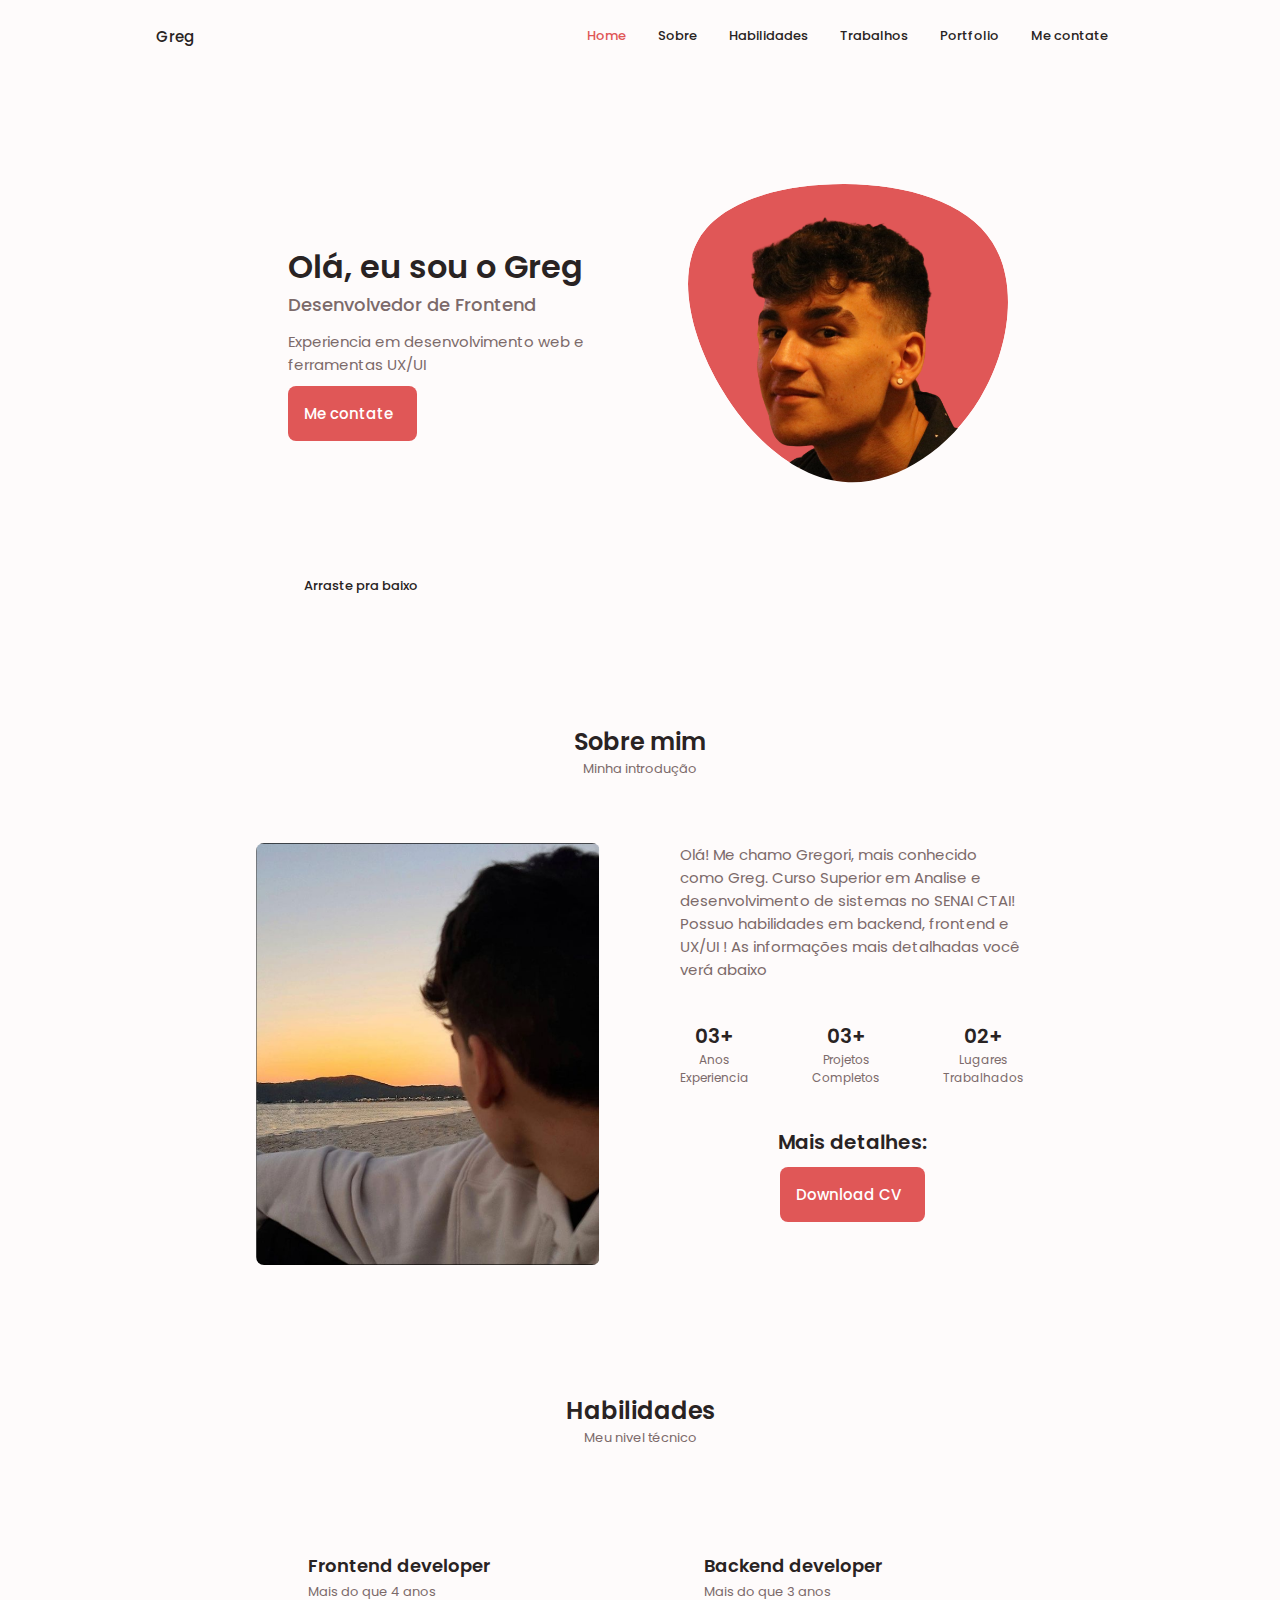
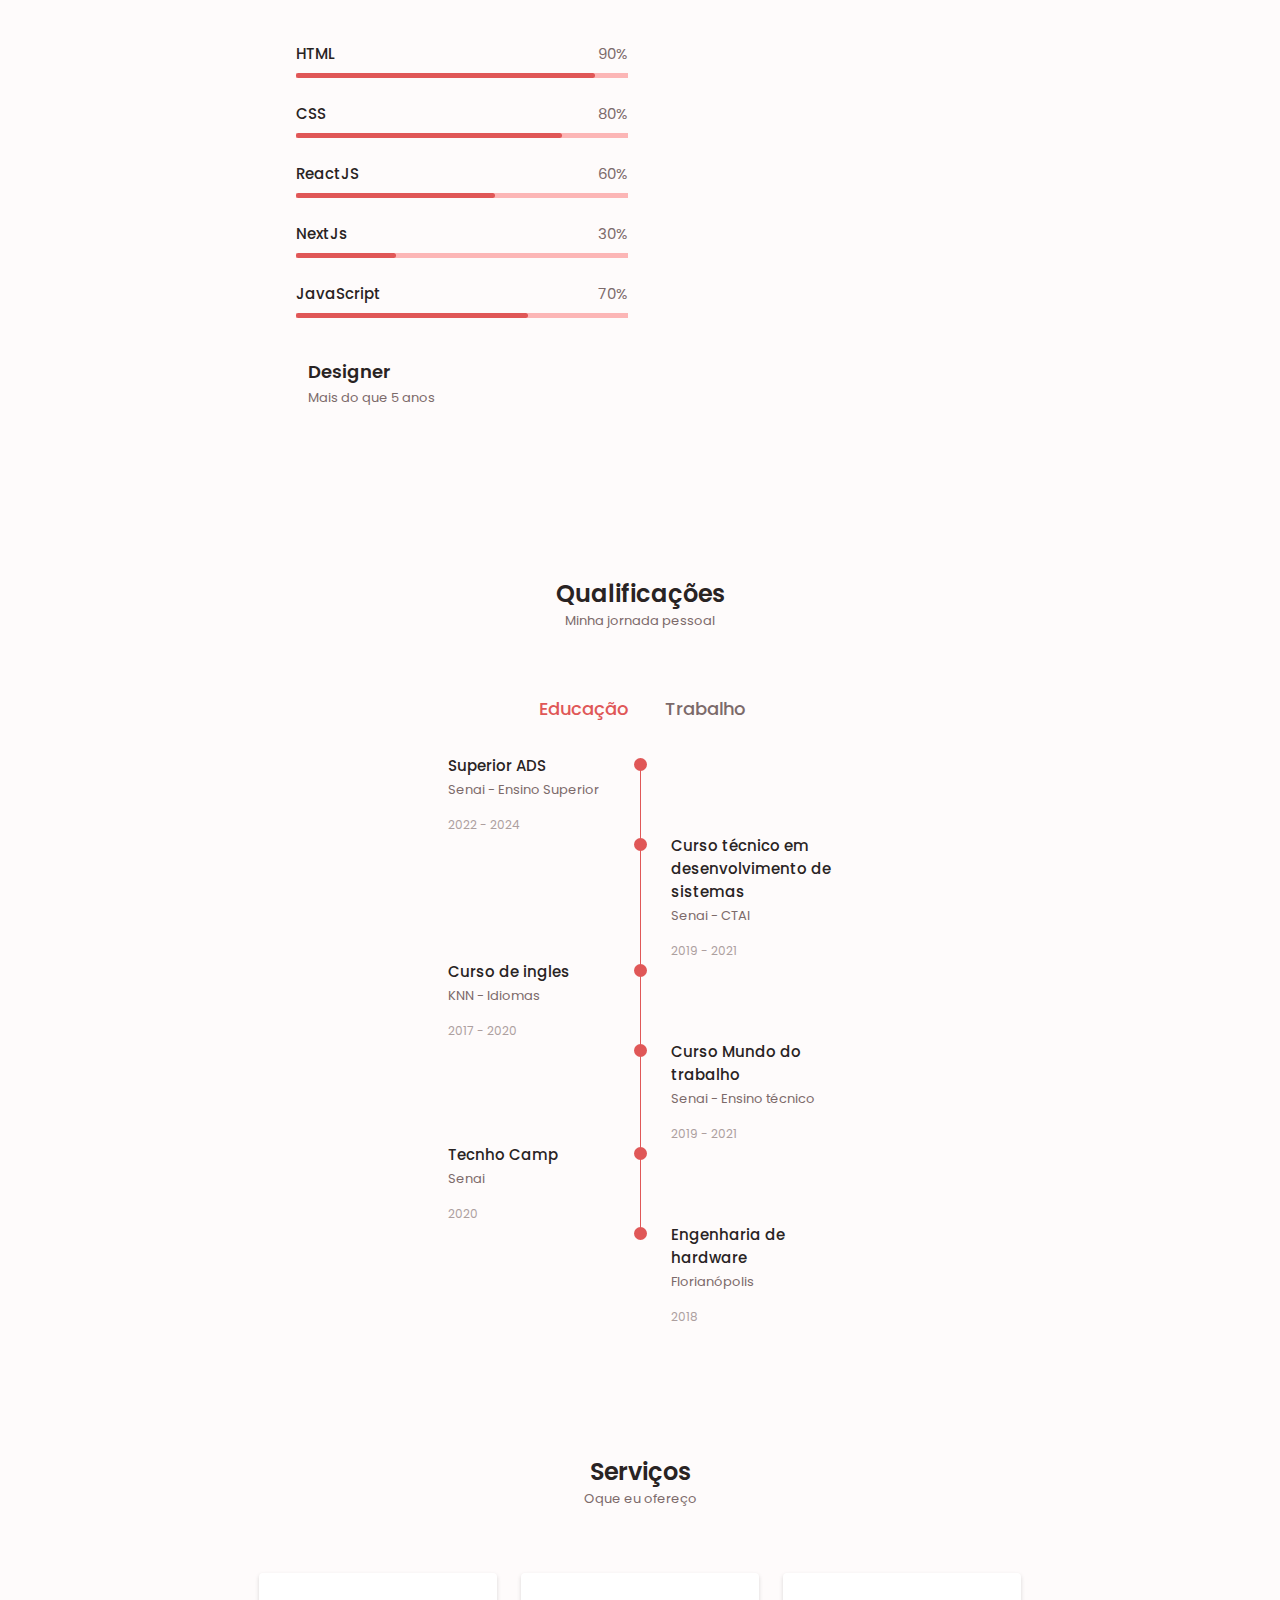
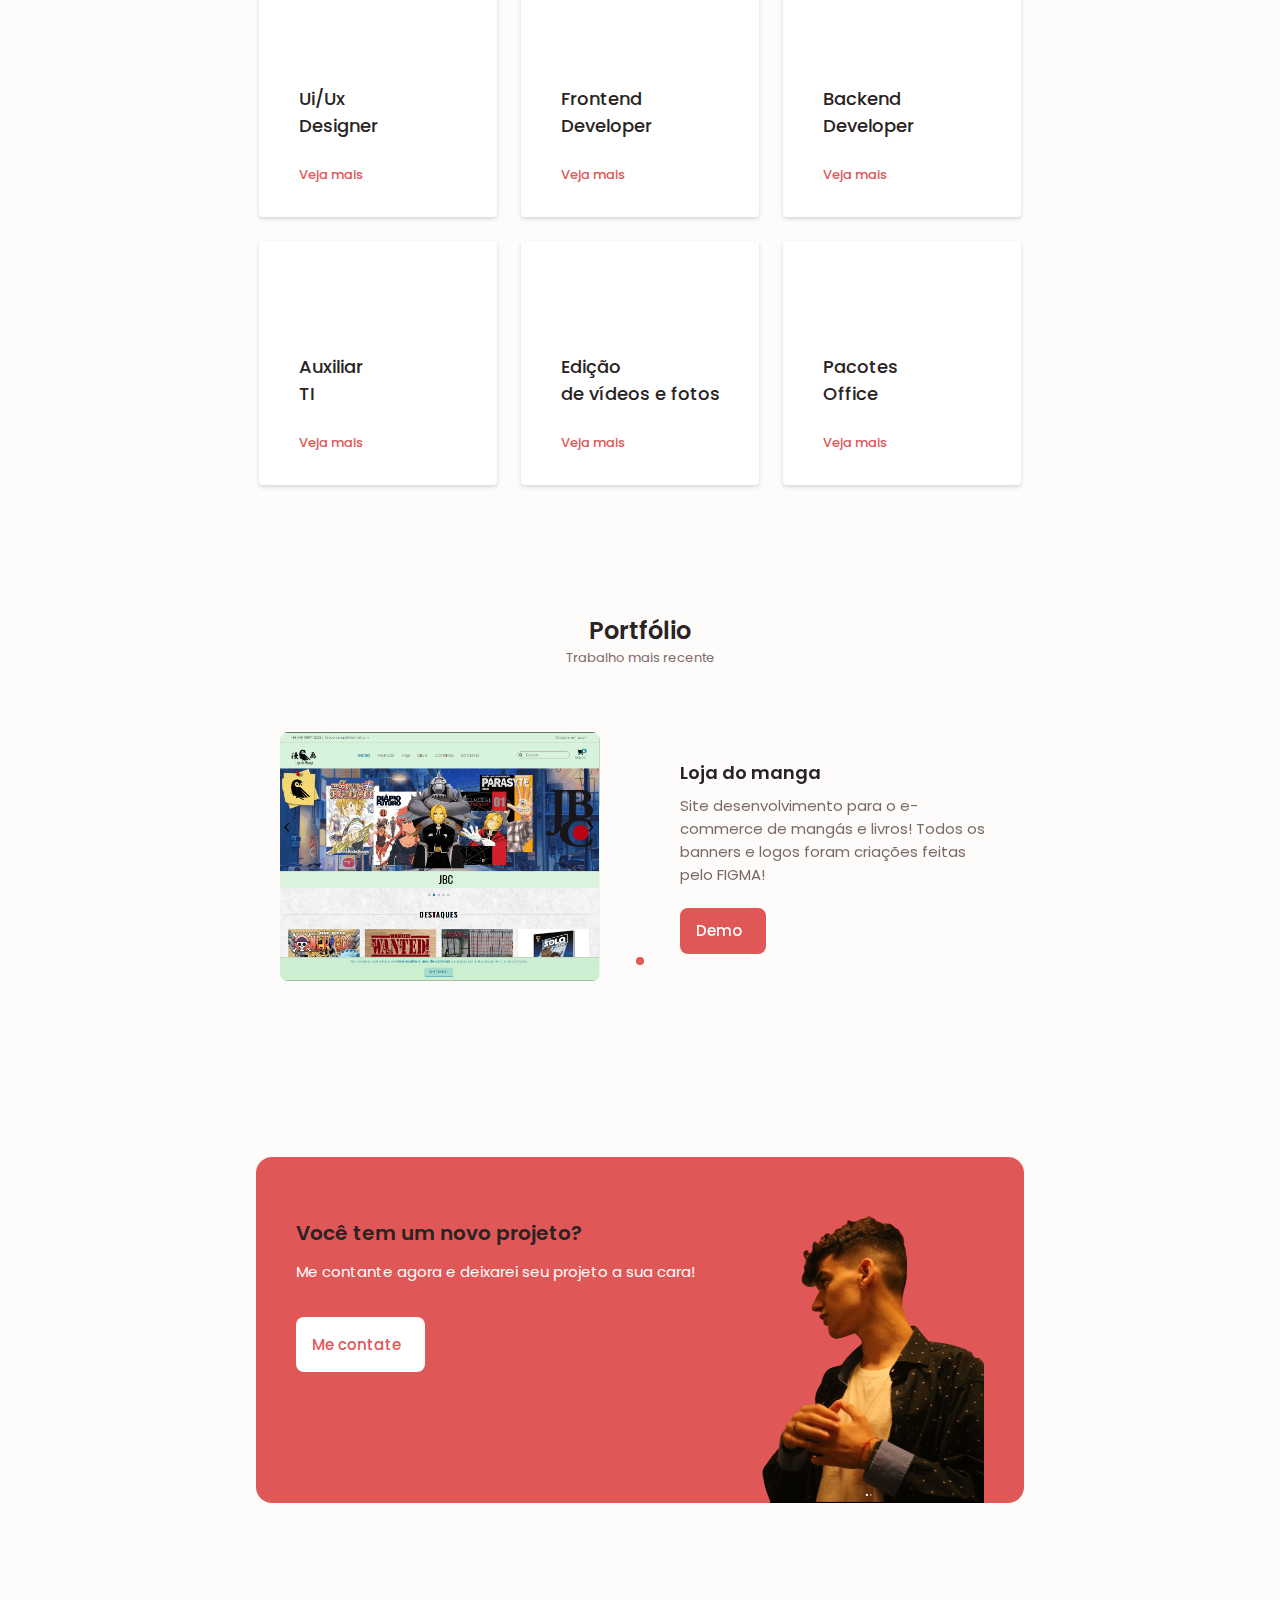
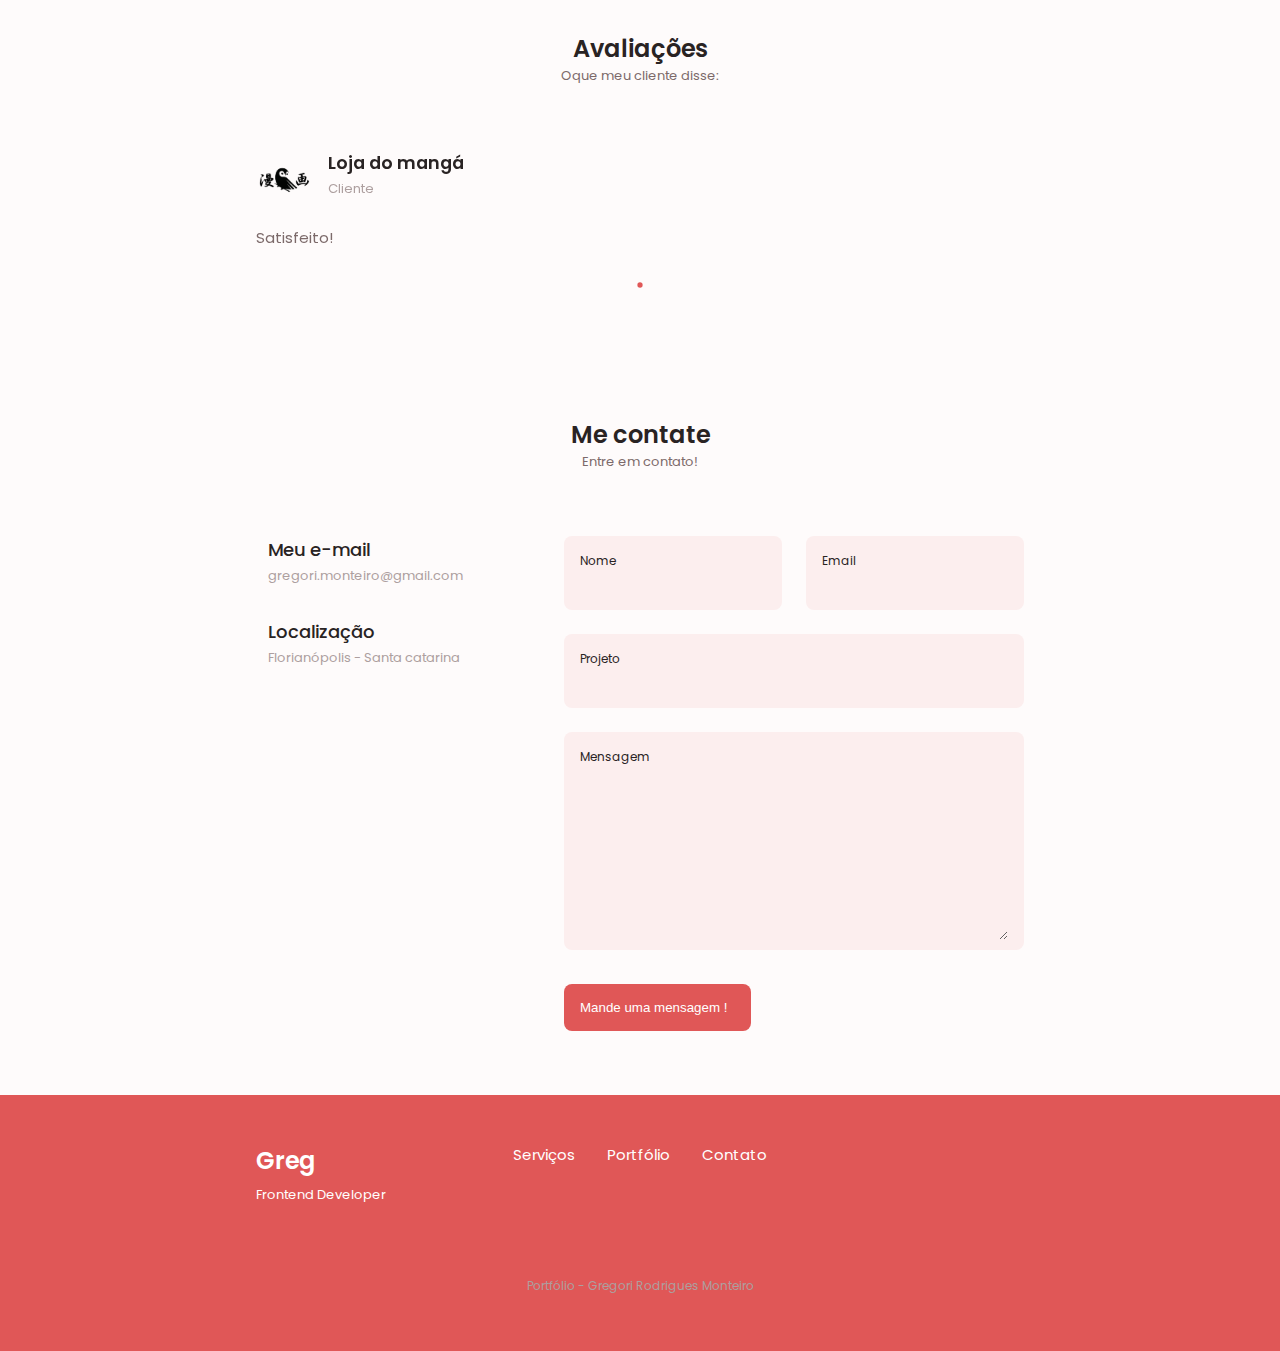
<file: index.html>
<!DOCTYPE html>
    <html lang="pt-br">
    <head>
        <meta charset="UTF-8">
        <meta name="viewport" content="width=device-width, initial-scale=1.0">
    <link rel="stylesheet" href="https://unicons.iconscout.com/release/v4.0.0/css/line.css">
    <link rel="stylesheet" href="./css/swiper-bundle.min.css">
    <link rel="stylesheet" href="./css/styles.css">
    <link rel="shortcut icon" href="/img/web.png" type="image/png">
    
    <title>Home | Portfolio</title>
</head>
<body>
    <header class="header" id="header">
        <nav class="nav container">
            <a href="#" class="nav__logo">Greg</a>

            <div class="nav__menu" id="nav-menu">
                <ul class="nav__list grid">
                    <li class="nav__item">
                        <a href="#home" class="nav__link active-link">
                            <i class="uil uil-estate nav__icon"></i> Home
                        </a>
                    </li>
                    
                    <li class="nav__item">
                        <a href="#sobre" class="nav__link">
                            <i class="uil uil-user nav__icon"></i> Sobre
                        </a>
                    </li>
                    <li class="nav__item">
                        <a href="#habilidades" class="nav__link">
                            <i class="uil uil-file nav__icon"></i>Habilidades
                        </a>
                    </li>
                    <li class="nav__item">
                        <a href="#trabalhos" class="nav__link">
                            <i class="uil uil-briefcase-alt nav__icon"></i> Trabalhos
                        </a>
                    </li>
                    <li class="nav__item">
                        <a href="#portfolio" class="nav__link">
                            <i class="uil uil-scenery nav__icon"></i>Portfolio
                        </a>
                    </li>
                    <li class="nav__item">
                        <a href="#contato" class="nav__link">
                            <i class="uil uil-message nav__icon"></i>Me contate
                        </a>
                    </li>
                </ul>
                <i class="uil uil-times nav__close" id="nav-close"></i>
            </div>

            <div class="nav__btns">
                <!--Theme change buton-->
                <i class="uil uil-moon change-theme" id="theme-button"></i>
                <div class="nav__toggle" id="nav-toggle">
                    <i class="uil uil-apps"></i>
                </div>
            </div>
        </nav>
    </header>
<!--=============== HOME ===============-->
    <main class="main">
        <section class="home section" id="home">
            <div class="home__container container grid">
                <div class="home__content grid">
                    <div class="home__social">
                        <a href="https://www.linkedin.com/in/gregori-rodrigues-monteiro/" target="_blank" class="home__social-icon">
                            <i class="uil uil-linkedin-alt"></i>
                        </a>
                        <a href="https://instagram.com/gregg.rm/" target="_blank" class="home__social-icon">
                            <i class="uil uil-instagram"></i>
                        </a>
                        <a href="https://github.com/GregGregK" target="_blank" class="home__social-icon">
                            <i class="uil uil-github-alt"></i>
                        </a>
                    </div>
                
                <div class="home__img">
                    <svg class="home__blob"  viewBox="0 0 200 187" xmlns="http://www.w3.org/2000/svg" xmlns:xlink="http://www.w3.org/1999/xlink">
                        <mask id="mask0" mask-type="alpha">
                            <path d="M190.312 36.4879C206.582 62.1187 201.309 102.826 182.328 134.186C163.346 165.547 
                            130.807 187.559 100.226 186.353C69.6454 185.297 41.0228 161.023 21.7403 129.362C2.45775 
                            97.8511 -7.48481 59.1033 6.67581 34.5279C20.9871 10.1032 59.7028 -0.149132 97.9666 
                            0.00163737C136.23 0.303176 174.193 10.857 190.312 36.4879Z"/>
                        </mask>
                        <g mask="url(#mask0)">
                            <path d="M190.312 36.4879C206.582 62.1187 201.309 102.826 182.328 134.186C163.346 
                            165.547 130.807 187.559 100.226 186.353C69.6454 185.297 41.0228 161.023 21.7403 
                            129.362C2.45775 97.8511 -7.48481 59.1033 6.67581 34.5279C20.9871 10.1032 59.7028 
                            -0.149132 97.9666 0.00163737C136.23 0.303176 174.193 10.857 190.312 36.4879Z"/>
                            <image class="home__blob-img" x='12' y="18" xlink:href="./img/perfil.png"/>
                        </g>
                    </svg>
                </div>
                <div class="home__data">
                    <h1 class="home__title">Olá, eu sou o Greg</h1>
                    <h3 class="home__subtitle">Desenvolvedor de Frontend</h3>
                    <p class="home_description">Experiencia em
                         desenvolvimento web e ferramentas UX/UI</p>
                    <a href="#contato" class="button button--flex">
                        Me contate <i class="uil uil-message button__icon"></i>
                    </a>
                </div>
             </div>
             <div class="home__scroll">
                <a href="#sobre" class="home__scroll-button button--flex">
                    <i class="uil uil-mouse-alt home__scroll-mouse"></i>
                    <span class="home__scroll-name">Arraste pra baixo</span>
                    <i class="uil uil-arrow-down home__scroll-arrow"></i>
                </a>
             </div>
            </div>
        </section>
        <!--=============== SOBRE ===============-->
        <section class="about section" id="sobre">
            <h2 class="section__title">Sobre mim</h2>
            <span class="section__subtitle">Minha introdução</span>

            <div class="about__container container grid">
                <img src="img/sobre.png" alt="" class="about__img">

                <div class="about__data">
                    <p class="about__description">
                        Olá! Me chamo Gregori, mais conhecido como Greg. Curso Superior em Analise e desenvolvimento de sistemas no SENAI CTAI!
                        Possuo habilidades em backend, frontend e UX/UI ! As informações mais detalhadas você verá abaixo
                    </p>

                    <div class="about__info">
                        <div>
                            <span class="about__info-title">03+</span>
                            <span class="about__info-name">Anos <br> Experiencia</span>
                        </div>
                        <div>
                            <span class="about__info-title">03+</span>
                            <span class="about__info-name">Projetos <br> Completos</span>
                        </div>
                        <div>
                            <span class="about__info-title">02+</span>
                            <span class="about__info-name">Lugares <br> Trabalhados</span>
                        </div>
                    </div>

                    <div class="about__buttons" style="display: flex; flex-direction: column;">
                        <span class="about__info-title">Mais detalhes:</span>
                        <a style="align-self: center;" download="Curriculum_vitae_Gregori_Rodrigues_Monteiro.pdf" href="pdf/Curriculum vitae Gregori Rodrigues Monteiro.pdf" class="button button--flex">
                          Download CV<i class="uil uil-folder-download button__icon"></i>
                        </a>
                      </div>
                </div>
            </div>
        </section>
        <!--=============== HABILIDADES ===============-->
        <section class="skills section" id="habilidades">
            <h2 class="section__title">Habilidades</h2>
            <span class="section__subtitle">Meu nivel técnico</span>

            <div class="skills__container container grid">
                <div>
                    <!--Habilidades 1 v -->
                    <div class="skills__content skills__open">
                        <div class="skills__header">
                            <i class="uil uil-brackets-curly skills__icon"></i>

                            <div>
                                <h1 class="skills__title">Frontend developer</h1>
                                <span class="skills__subtitle">Mais do que 4 anos</span>
                            </div>

                            <i class="uil uil-angle-down skills_arrow"></i>
                        </div>

                        <div class="skills__list grid">
                            <div class="skills__data">
                                <div class="skills__titles">
                                    <h3 class="skills__name">HTML</h3>
                                    <span class="skills__numer">90%</span>
                                </div>
                                <div class="skills_bar">
                                    <span class="skills__percentage skills_html"></span>
                                </div>
                            </div>

                            <div class="skills__data">
                                <div class="skills__titles">
                                    <h3 class="skills__name">CSS</h3>
                                    <span class="skills__numer">80%</span>
                                </div>
                                <div class="skills_bar">
                                    <span class="skills__percentage skills_css"></span>
                                </div>
                            </div>
                            <div class="skills__data">
                                <div class="skills__titles">
                                    <h3 class="skills__name">ReactJS</h3>
                                    <span class="skills__numer">60%</span>
                                </div>
                                <div class="skills_bar">
                                    <span class="skills__percentage skills_reactjs"></span>
                                </div>
                            </div>
                            <div class="skills__data">
                                <div class="skills__titles">
                                    <h3 class="skills__name">NextJs</h3>
                                    <span class="skills__numer">30%</span>
                                </div>
                                <div class="skills_bar">
                                    <span class="skills__percentage skills_nextjs"></span>
                                </div>
                            </div>

                            <div class="skills__data">
                                <div class="skills__titles">
                                    <h3 class="skills__name">JavaScript</h3>
                                    <span class="skills__numer">70%</span>
                                </div>
                                <div class="skills_bar">
                                    <span class="skills__percentage skills_javascript"></span>
                                </div>
                            </div>
                        </div>
                    </div>
                </div>
                <div>
                    <!--Habilidades 2 v -->
                    <div class="skills__content skills__close">
                        <div class="skills__header">
                            <i class="uil uil-server skills__icon"></i>

                            <div>
                                <h1 class="skills__title">Backend developer</h1>
                                <span class="skills__subtitle">Mais do que 3 anos</span>
                            </div>

                            <i class="uil uil-angle-down skills_arrow"></i>
                        </div>

                        <div class="skills__list grid">
                            <div class="skills__data">
                                <div class="skills__titles">
                                    <h3 class="skills__name">Java</h3>
                                    <span class="skills__numer">70%</span>
                                </div>
                                <div class="skills_bar">
                                    <span class="skills__percentage skills_java"></span>
                                </div>
                            </div>

                            <div class="skills__data">
                                <div class="skills__titles">
                                    <h3 class="skills__name">Node JS</h3>
                                    <span class="skills__numer">50%</span>
                                </div>
                                <div class="skills_bar">
                                    <span class="skills__percentage skills_node"></span>
                                </div>
                            </div>

                            <div class="skills__data">
                                <div class="skills__titles">
                                    <h3 class="skills__name">Git</h3>
                                    <span class="skills__numer">50%</span>
                                </div>
                                <div class="skills_bar">
                                    <span class="skills__percentage skills_java"></span>
                                </div>
                            </div>

                            <div class="skills__data">
                                <div class="skills__titles">
                                    <h3 class="skills__name">SQL</h3>
                                    <span class="skills__numer">60%</span>
                                </div>
                                <div class="skills_bar">
                                    <span class="skills__percentage skills_node"></span>
                                </div>
                            </div>

                            <div class="skills__data">
                                <div class="skills__titles">
                                    <h3 class="skills__name">FireBase</h3>
                                    <span class="skills__numer">50%</span>
                                </div>
                                <div class="skills_bar">
                                    <span class="skills__percentage skills_firebase"></span>
                                </div>
                            </div>

                            <div class="skills__data">
                                <div class="skills__titles">
                                    <h3 class="skills__name">AWS</h3>
                                    <span class="skills__numer">70%</span>
                                </div>
                                <div class="skills_bar">
                                    <span class="skills__percentage skills_aws"></span>
                                </div>
                            </div>

                            <div class="skills__data">
                                <div class="skills__titles">
                                    <h3 class="skills__name">Python</h3>
                                    <span class="skills__numer">80%</span>
                                </div>
                                <div class="skills_bar">
                                    <span class="skills__percentage skills_python"></span>
                                </div>
                            </div>
                        </div>
                    </div>
                </div>
                    <!--Habilidades 3 v -->
                <div>
                    <div class="skills__content skills__close ">
                        <div class="skills__header">
                            <i class="uil uil-swatchbook skills__icon"></i>

                            <div>
                                <h1 class="skills__title">Designer</h1>
                                <span class="skills__subtitle">Mais do que 5 anos</span>
                            </div>

                            <i class="uil uil-angle-down skills_arrow"></i>
                        </div>

                        <div class="skills__list grid">
                            <div class="skills__data">
                                <div class="skills__titles">
                                    <h3 class="skills__name">Figma</h3>
                                    <span class="skills__numer">90%</span>
                                </div>
                                <div class="skills_bar">
                                    <span class="skills__percentage skills_figma"></span>
                                </div>
                            </div>

                            <div class="skills__data">
                                <div class="skills__titles">
                                    <h3 class="skills__name">Photoshop</h3>
                                    <span class="skills__numer">85%</span>
                                </div>
                                <div class="skills_bar">
                                    <span class="skills__percentage skills_photoshop"></span>
                                </div>
                            </div>
                        </div>
                    </div>
                </div>

            </div>
        </section>

        <!--=============== QUALIFICAÇÕES ===============-->
        <section class="qualification section">
            <h2 class="section__title">Qualificações</h2>
            <span class="section__subtitle">Minha jornada pessoal</span>

            <div class="qualification__container container">
                <div class="qualification__tabs">
                    <div class="qualification__button button--flex qualification__active" data-target='#education'>
                        <i class="uil uil-graduation-cap qualification__icon"></i>
                        Educação
                    </div>

                    <div class="qualification__button button--flex" data-target="#work">
                        <i class="uil uil-briefcase-alt qualification__icon"></i>
                        Trabalho
                    </div>
                </div>

                <div class="qualification__sections">
                    <!--Qualificação Conteudo 1-->
                    <div class="qualification__content qualification__active" data-content id="education">
                        <!--Qualificação 1-->
                        <div class="qualification__data">
                            <div>
                                <h3 class="qualification__title">Superior ADS</h3>
                                <span class="qualification__subtitle">Senai - Ensino Superior</span>
                                <div class="qualification__calendar">
                                    <i class="uil uil-calendar-alt"></i>
                                    2022 - 2024
                                </div>
                            </div>

                            <div>
                                <span class="qualification__rounder"></span>
                                <span class="qualification__line"></span>
                            </div>
                        </div>

                        <!--Qualificação 2-->
                        <div class="qualification__data">
                            <div></div>

                            <div>
                                <span class="qualification__rounder"></span>
                                <span class="qualification__line"></span>
                            </div>

                            <div>
                                <h3 class="qualification__title">Curso técnico em desenvolvimento de sistemas</h3>
                                <span class="qualification__subtitle">Senai - CTAI</span>
                                <div class="qualification__calendar">
                                    <i class="uil uil-calendar-alt"></i>
                                    2019 - 2021
                                </div>
                            </div>
                        </div>

                        <!--Qualificação 3-->
                        <div class="qualification__data">

                            

                            <div>
                                <h3 class="qualification__title">Curso de ingles</h3>
                                <span class="qualification__subtitle">KNN - Idiomas</span>
                                <div class="qualification__calendar">
                                    <i class="uil uil-calendar-alt"></i>
                                    2017 - 2020
                                </div>
                            </div>
                            <div>
                                <span class="qualification__rounder"></span>
                                <span class="qualification__line"></span>
                            </div>
                            
                        </div>

                        <!--Qualificação 4-->
                        <div class="qualification__data">
                            <div></div>
                            <div>
                                <span class="qualification__rounder"></span>
                                <span class="qualification__line"></span>
                            </div>
                            <div>
                                <h3 class="qualification__title">Curso Mundo do trabalho</h3>
                                <span class="qualification__subtitle">Senai - Ensino técnico</span>
                                <div class="qualification__calendar">
                                    <i class="uil uil-calendar-alt"></i>
                                    2019 - 2021
                                </div>
                            </div>

                          
                        </div>

                        <!--Qualificação 5-->
                        <div class="qualification__data">
                            <div>
                                <h3 class="qualification__title">Tecnho Camp</h3>
                                <span class="qualification__subtitle">Senai</span>
                                <div class="qualification__calendar">
                                    <i class="uil uil-calendar-alt"></i>
                                    2020
                                </div>
                            </div>

                            <div>
                                <span class="qualification__rounder"></span>
                                <span class="qualification__line"></span>
                            </div>
                        </div>

                        <!--Qualificação 6-->
                        <div class="qualification__data">
                            <div></div>

                            <div>
                                <span class="qualification__rounder"></span>
                                <!-- <span class="qualification__line"></span> !-->
                            </div>

                            <div>
                                <h3 class="qualification__title">Engenharia de hardware</h3>
                                <span class="qualification__subtitle">Florianópolis</span>
                                <div class="qualification__calendar">
                                    <i class="uil uil-calendar-alt"></i>
                                    2018
                                </div>
                            </div>
                        </div>
                    </div>

                    <!--Qualificação Conteudo 2-->
                    <div class="qualification__content" data-content id="work">
                        <!--Qualificação 1-->
                        <div class="qualification__data">
                            <div>
                                <h3 class="qualification__title">Web Developer</h3>
                                <span class="qualification__subtitle">A Loja do Mangá</span>
                                <div class="qualification__calendar">
                                    <i class="uil uil-calendar-alt"></i>
                                    2022
                                </div>
                            </div>

                            <div>
                                <span class="qualification__rounder"></span>
                                <span class="qualification__line"></span>
                            </div>
                        </div>

                        <!--Qualificação 2-->
                        <div class="qualification__data">
                            <div></div>

                            <div>
                                <span class="qualification__rounder"></span>
                               <!--<span class="qualification__line"></span>--> 
                            </div>

                            <div>
                                <h3 class="qualification__title">Auxiliar de TI</h3>
                                <span class="qualification__subtitle">Audaces - Florianópolis </span>
                                <div class="qualification__calendar">
                                    <i class="uil uil-calendar-alt"></i>
                                   2022 - 2023
                                </div>

                            </div>
                            <div>
                                <h3 class="qualification__title">Estágiario em desenvolvimento de TI</h3>
                                <span class="qualification__subtitle">Audaces - Florianópolis </span>
                                <div class="qualification__calendar">
                                    <i class="uil uil-calendar-alt"></i>
                                   2023 - atual
                                </div>
                            </div>
                        </div>
                    </div>
                </div>
            </div>
        </section>
        <!--=============== SERVIÇOS ===============-->
        <section class="services section" id="trabalhos">
            <h2 class="section__title">Serviços</h2>
            <span class="section__subtitle">Oque eu ofereço</span>

            <div class="services__container container grid">
                <!--Serviço 1-->
                <div class="services__content">
                    <div>
                        <i class="uil uil-web-grid services__icon"></i>
                        <h3 class="services__title">Ui/Ux <br> Designer</h3>
                    </div>

                    <span class="button button--flex button--small button--link services__button">
                        Veja mais
                        <i class="uil uil-arrow-right button__icon"></i>
                    </span>
                    
                    <div class="services__modal">
                        <div class="services__modal-content">
                            <h4 class="services__modal-title">Ui/Ux <br> Designer</h4>
                            <i class="uil uil-times services__modal-close"></i>

                            <ul class="services__modal-services grid">
                                <li class="services__modal-service">
                                    <i class="uil uil-check-circle services__modal-icon"></i>
                                    <p>Desenvolvimento da sua interface de úsuario</p>
                                </li>
                                <li class="services__modal-service">
                                    <i class="uil uil-check-circle services__modal-icon"></i>
                                    <p>Desenvolvimento de requisitos da sua estilização</p>
                                </li>
                                <li class="services__modal-service">
                                    <i class="uil uil-check-circle services__modal-icon"></i>
                                    <p>Desenvolvimento de sua identidade visual</p>
                                </li>
                                <li class="services__modal-service">
                                    <i class="uil uil-check-circle services__modal-icon"></i>
                                    <p>Desenvolvimento de suas logos e marca empresarial !</p>
                                </li>
                            </ul>
                        </div>
                    </div>
                </div>
                <!--Serviço 2-->
                <div class="services__content">
                    <div>
                        <i class="uil uil-arrow services__icon"></i>
                        <h3 class="services__title">Frontend <br> Developer</h3>
                    </div>

                    <span class="button button--flex button--small button--link services__button">
                        Veja mais
                        <i class="uil uil-arrow-right button__icon"></i>
                    </span>
                    
                    <div class="services__modal">
                        <div class="services__modal-content">
                            <h4 class="services__modal-title">Frontend <br> Developer</h4>
                            <i class="uil uil-times services__modal-close"></i>

                            <ul class="services__modal-services grid">
                                <li class="services__modal-service">
                                    <i class="uil uil-check-circle services__modal-icon"></i>
                                    <p>Desenvolvimento da sua página web</p>
                                </li>
                                <li class="services__modal-service">
                                    <i class="uil uil-check-circle services__modal-icon"></i>
                                    <p>Utilização de frameworks</p>
                                </li>
                                <li class="services__modal-service">
                                    <i class="uil uil-check-circle services__modal-icon"></i>
                                    <p>Tiramos a sua ideia do papel e colocamos na web!</p>
                                </li>
                            </ul>
                        </div>
                    </div>
                </div>
                <!--Serviço 3-->
                <div class="services__content">
                    <div>
                        <i class="uil uil-pen services__icon"></i>
                        <h3 class="services__title">Backend<br> Developer</h3>
                    </div>

                    <span class="button button--flex button--small button--link services__button">
                        Veja mais
                        <i class="uil uil-arrow-right button__icon"></i>
                    </span>
                    
                    <div class="services__modal">
                        <div class="services__modal-content">
                            <h4 class="services__modal-title">Backend<br> Designer</h4>
                            <i class="uil uil-times services__modal-close"></i>

                            <ul class="services__modal-services grid">
                                <li class="services__modal-service">
                                    <i class="uil uil-check-circle services__modal-icon"></i>
                                    <p>Desenvolvo a estruturação do seu projeto</p>
                                </li>
                                <li class="services__modal-service">
                                    <i class="uil uil-check-circle services__modal-icon"></i>
                                    <p>Desenvolvo o sistema de banco de dados do seu projeto</p>
                                </li>
                            </ul>
                        </div>
                    </div>
                </div>
                <!--Serviço 4-->
                <div class="services__content">
                    <div>
                        <i class="uil uil-constructor services__icon"></i>
                        <h3 class="services__title">Auxiliar<br> TI</h3>
                    </div>

                    <span class="button button--flex button--small button--link services__button">
                        Veja mais
                        <i class="uil uil-arrow-right button__icon"></i>
                    </span>
                    
                    <div class="services__modal">
                        <div class="services__modal-content">
                            <h4 class="services__modal-title">Auxiliar<br> TI</h4>
                            <i class="uil uil-times services__modal-close"></i>

                            <ul class="services__modal-services grid">
                                <li class="services__modal-service">
                                    <i class="uil uil-check-circle services__modal-icon"></i>
                                    <p>Manutenção e reparo de computadores</p>
                                </li>
                                <li class="services__modal-service">
                                    <i class="uil uil-check-circle services__modal-icon"></i>
                                    <p>Manutenção de sistemas locais e redes</p>
                                </li>
                                <li class="services__modal-service">
                                    <i class="uil uil-check-circle services__modal-icon"></i>
                                    <p>Help desk</p>
                                </li>
                                <li class="services__modal-service">
                                    <i class="uil uil-check-circle services__modal-icon"></i>
                                    <p>Manutenção de sistemas web, como zendesk, SAP Business, AWS</p>
                                </li>
                            </ul>
                        </div>
                    </div>
                </div>
                <!--Serviço 5-->
                <div class="services__content">
                    <div>
                        <i class="uil uil-camera services__icon"></i>
                        <h3 class="services__title">Edição<br> de vídeos e fotos</h3>
                    </div>

                    <span class="button button--flex button--small button--link services__button">
                        Veja mais
                        <i class="uil uil-arrow-right button__icon"></i>
                    </span>
                    
                    <div class="services__modal">
                        <div class="services__modal-content">
                            <h4 class="services__modal-title">Edição<br> de mídia</h4>
                            <i class="uil uil-times services__modal-close"></i>

                            <ul class="services__modal-services grid">
                                <li class="services__modal-service">
                                    <i class="uil uil-check-circle services__modal-icon"></i>
                                    <p>Eficiencia em editores de vídeos</p>
                                </li>
                                <li class="services__modal-service">
                                    <i class="uil uil-check-circle services__modal-icon"></i>
                                    <p>Eficiencia em editores de fotos</p>
                                </li>
                                <li class="services__modal-service">
                                    <i class="uil uil-check-circle services__modal-icon"></i>
                                    <p>Eficiencia em gravação de vídeos e fotos, utilização de cameras fotográficas</p>
                                </li>
                            </ul>
                        </div>
                    </div>
                </div>
                 <!--Serviço 6-->
                 <div class="services__content">
                    <div>
                        <i class="uil uil-google-drive services__icon"></i>
                        <h3 class="services__title">Pacotes<br> Office</h3>
                    </div>

                    <span class="button button--flex button--small button--link services__button">
                        Veja mais
                        <i class="uil uil-arrow-right button__icon"></i>
                    </span>
                    
                    <div class="services__modal">
                        <div class="services__modal-content">
                            <h4 class="services__modal-title">Pacotes<br> office</h4>
                            <i class="uil uil-times services__modal-close"></i>

                            <ul class="services__modal-services grid">
                                <li class="services__modal-service">
                                    <i class="uil uil-check-circle services__modal-icon"></i>
                                    <p>Eficiencia em todos os pacotes office</p>
                                </li>
                                <li class="services__modal-service">
                                    <i class="uil uil-check-circle services__modal-icon"></i>
                                    <p>Manipulação de dados, macros, procvs, indice e corresp</p>
                                </li>
                            </ul>
                        </div>
                    </div>
                </div>
                
            </div>
        </section>
        <!--=============== Portfolio ===============-->
        <section class="portfolio section" id="portfolio">
            <h2 class="section__title">Portfólio</h2>
            <span class="section__subtitle">Trabalho mais recente</span>

            <div class="portfolio__container container swiper-container">
                <div class="swiper-wrapper">
                    <!--=============== Portfolio 1  ===============-->
                    <div class="portfolio__content grid swiper-slide">
                        <img src="img/portofolio_img1.png" alt="" class="portfolio__img">

                        <div class="portfolio__data">
                            <h3 class="portfolio__title">Loja do manga</h3>
                            <p class="portfolio__description">Site desenvolvimento para o e-commerce de mangás e livros! Todos os banners e logos foram criações feitas pelo FIGMA!</p>
                            <a href="https://lojadomanga.com.br" class="button button--flex button--small portfolio__button">
                                Demo
                                <i class="uil uil-arrow-right button__icon"></i>
                            </a>
                        </div>
                    </div>
                    <!-- =============== Portfolio 2  ===============
                    <div class="portfolio__content grid swiper-slide">
                        <img src="img/portfolio_img2.png" alt="" class="portfolio__img">

                        <div class="portfolio__data">
                            <h3 class="portfolio__title">Landing Page Ibridge</h3>
                            <p class="portfolio__description">Landing Page realizada para "Ibridge Technology"</p>
                            <a href="https://ibridge-landingpage.netlify.app/" class="button button--flex button--small portfolio__button">
                                Demo
                                <i class="uil uil-arrow-right button__icon"></i>
                            </a>
                        </div>
                    </div> -->
                    <!--=============== Portfolio 3  ===============-->
                    <!-- <div class="portfolio__content grid swiper-slide">
                        <img src="img/portfolio_img3.png" alt="" class="portfolio__img">

                        <div class="portfolio__data">
                            <h3 class="portfolio__title">Memoria Esportiva de SC</h3>
                            <p class="portfolio__description">Site desenvolvimento para a memoria esportiva de Santa Catarina! Utilizando ferramentas de banco de dados </p>
                            <a href="https://app-gregfolio-em.herokuapp.com/" class="button button--flex button--small portfolio__button">
                                Demo
                                <i class="uil uil-arrow-right button__icon"></i>
                            </a>
                        </div>
                    </div> -->
                </div>
                  <!-- Add Arrows -->
                  <div class="swiper-button-next">
                    <i class="uil uil-angle-right-b swiper-portfolio-icon"></i>
                  </div>
                  <div class="swiper-button-prev">
                    <i class="uil uil-angle-left-b swiper-portfolio-icon"></i>
                  </div>
                  <!-- Add Pagination -->
                  <div class="swiper-pagination"></div>
            </div>
        </section>
        <!--=============== Projeto em mente ===============-->
        <section class="project section">
            <div class="project__bg">
                <div class="project__container container grid">
                    <div class="project__data">
                        <h2 class="project__title">Você tem um novo projeto?</h2>
                        <p class="project__description">Me contante agora e deixarei seu projeto a sua cara!</p>
                        <a href="#contato" class="button button--flex button--white">
                            Me contate
                            <i class="uil uil-message project__icon button__icon"></i>
                        </a>
                    </div>

                    <img src="/img/projeto.png" alt="" class="project__img">
                </div>
            </div>
        </section>
       <!--=============== Testemunho ===============-->
        <section class="testimonial section">
            <h2 class="section__title">Avaliações</h2>
            <span class="section__subtitle">Oque meu cliente disse: </span>

            <div class="testimonial__container container swiper-container">
                <div class="swiper-wrapper">
                    <!--=============== Testemunho 1 ===============-->
                    <div class="testimonial__content swiper-slide">
                        <div class="testimonial__data">
                            <div class="testimonial__header">
                                <img src="/img/testemunho.png" alt="" class="testimonial__img">

                                <div>
                                    <h3 class="testiomonial__name">Loja do mangá</h3>
                                    <span class="testimonial__client">Cliente</span>
                                </div>
                            </div>
                            <div>
                                <i class="uil uil-star testimonial__icon-star"></i>
                                <i class="uil uil-star testimonial__icon-star"></i>
                                <i class="uil uil-star testimonial__icon-star"></i>
                                <i class="uil uil-star testimonial__icon-star"></i>
                                <i class="uil uil-star testimonial__icon-star"></i>
                            </div>
                        </div>

                        <p class="testimonial__description">Satisfeito!</p>
                    </div>
                </div>
                 <!-- Add Pagination -->
                <div class="swiper-pagination swiper-pagination-testimonial"></div>
            </div>
        </section>
        <!--=============== Me contate ===============-->
        <section class="contact section" id="contato">
            <h2 class="section__title">Me contate</h2>
            <span class="section__subtitle">Entre em contato!</span>

            <div class="contact__container container grid">
                <div>
                    <div class="contact__information">
                        <i class="uil uil-envelope contact__icon"></i>

                        <div>
                            <h3 class="contact__title">Meu e-mail</h3>
                            <span class="contact__subtitle">gregori.monteiro@gmail.com</span>
                        </div>
                    </div>
                    <div class="contact__information">
                        <i class="uil uil-location-point contact__icon"></i>

                        <div>
                            <h3 class="contact__title">Localização</h3>
                            <span class="contact__subtitle">Florianópolis - Santa catarina</span>
                        </div>
                    </div>
                </div>

                <form action="https://formsubmit.co/gregori.monteiro@gmail.com" class="contact__form grid" method="POST">
                    <div class="contact__inputs grid">
                        <div class="contact__content">
                            <label for="name" class="contact__label">Nome</label>
                            <input type="text" name="name" class="contact__input" required>
                        </div>
                        <div class="contact__content">
                            <label for="email" class="contact__label">Email</label>
                            <input type="email" name="email" class="contact__input "  required>
                        </div>
                    </div>
                    <div class="contact__content">
                        <label for="title" class="contact__label">Projeto</label>
                        <input type="text" name="title" class="contact__input"  required>
                    </div>
                    <div class="contact__content">
                        <label for="message" class="contact__label">Mensagem</label>
                        <textarea name="message" id="" cols="30" rows="7" class="contact__input"  required></textarea>
                    </div>
                    <div>
                        <button type="submit" class="button button--flex">
                            Mande uma mensagem !
                            <i class="uil uil-message button__icon"></i>
                        </button>
                        <input type="hidden" name="_next" value="https://portfolio-greggregk.vercel.app/agradecimento.html">
                    </div>
                </form>
            </div>
        </section>
        <!--=============== Footer ===============-->
        <footer class="footer">
            <div class="footer__bg">
                <div class="footer__container container grid">
                    <div>
                        <h1 class="footer__title">Greg</h1>
                        <span class="footer__subtitle">Frontend Developer</span>
                    </div>

                    <ul class="footer__links">
                        <li>
                            <a href="#trabalhos" class="footer__link">Serviços</a>
                        </li>
                        <li>
                            <a href="#portfolio" class="footer__link">Portfólio</a>
                        </li>
                        <li>
                            <a href="#contato" class="footer__link">Contato</a>
                        </li>
                    </ul>

                    <div class="footer__socials">
                        <a href="https://instagram.com/gregg.rm/" class="footer__social">
                            <i class="uil uil-instagram"></i>
                        </a>
                        <a href="https://github.com/GregGregK" class="footer__social">
                            <i class="uil uil-github-alt"></i>
                        </a>
                        <a href="https://www.linkedin.com/in/gregori-rodrigues-monteiro/" class="footer__social">
                            <i class="uil uil-linkedin-alt"></i>
                        </a>
                    </div>
                </div>

                <p class="footer__copy">Portfólio - Gregori Rodrigues Monteiro</p>
            </div>
        </footer>


        <a href="#" class="scrollup" id="scroll-up">
            <i class="uil uil-arrow-up scrollup__icon"></i>
        </a>



    </main>







        <script src="./js/swiper-bundle.min.js"></script>
        <script src="./js/main.js"></script>
    </body>
</html>
</file>
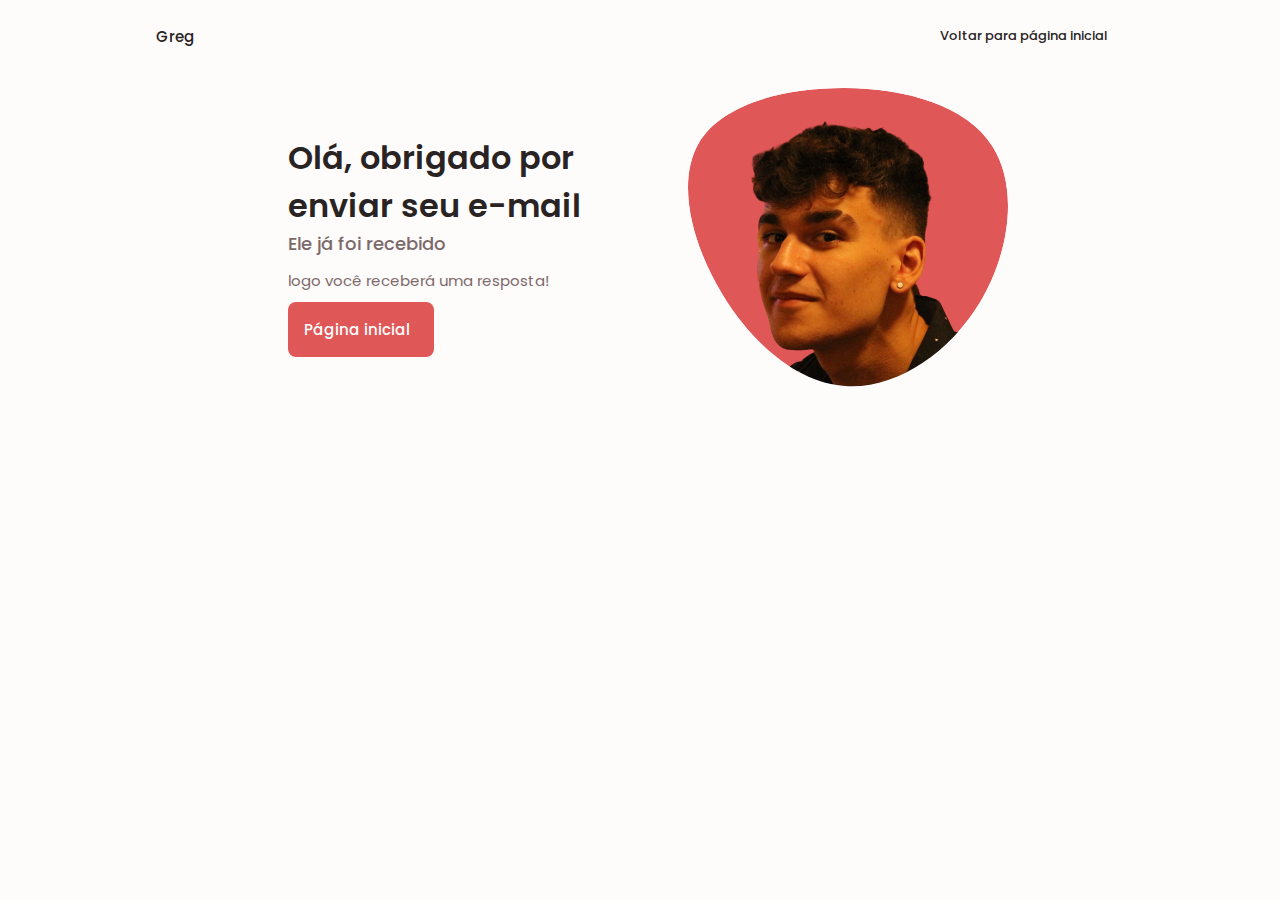
<file: agradecimento.html>
<!DOCTYPE html>
    <html lang="en">
    <head>
        <meta charset="UTF-8">
        <meta name="viewport" content="width=device-width, initial-scale=1.0">
    <link rel="stylesheet" href="https://unicons.iconscout.com/release/v4.0.0/css/line.css">
    <link rel="stylesheet" href="./css/swiper-bundle.min.css">
    <link rel="stylesheet" href="./css/styles.css">
    <link rel="shortcut icon" href="/img/web.png" type="image/png">
    
    <title>Portfólio Greg!</title>
</head>
<body>
    <header class="header" id="header">
        <nav class="nav container">
            <a href="#" class="nav__logo">Greg</a>

            <div class="nav__menu" id="nav-menu">
                <ul class="nav__list grid">
                    <li class="nav__item">
                        <a href="index.html" class="nav__link">
                            <i class="uil uil-user nav__icon"></i> Voltar para página inicial
                        </a>
                    </li>
                </ul>
                <i class="uil uil-times nav__close" id="nav-close"></i>
            </div>
            <div class="nav__btns">
                <!--Theme change buton-->
                <i class="uil uil-moon change-theme" id="theme-button"></i>
                <div class="nav__toggle" id="nav-toggle">
                    <i class="uil uil-apps"></i>
                </div>
            </div>
        </nav>
    </header>

    <section class="agradecimento">
        <div class="home__container container grid">
            <div class="home__content grid">
                <div class="home__social">
                    <a href="https://www.linkedin.com/in/gregori-rodrigues-monteiro/" target="_blank" class="home__social-icon">
                        <i class="uil uil-linkedin-alt"></i>
                    </a>
                    <a href="https://instagram.com/gregg.rm/" target="_blank" class="home__social-icon">
                        <i class="uil uil-instagram"></i>
                    </a>
                    <a href="https://github.com/GregGregK" target="_blank" class="home__social-icon">
                        <i class="uil uil-github-alt"></i>
                    </a>
                </div>
            
            <div class="home__img">
                <svg class="home__blob"  viewBox="0 0 200 187" xmlns="http://www.w3.org/2000/svg" xmlns:xlink="http://www.w3.org/1999/xlink">
                    <mask id="mask0" mask-type="alpha">
                        <path d="M190.312 36.4879C206.582 62.1187 201.309 102.826 182.328 134.186C163.346 165.547 
                        130.807 187.559 100.226 186.353C69.6454 185.297 41.0228 161.023 21.7403 129.362C2.45775 
                        97.8511 -7.48481 59.1033 6.67581 34.5279C20.9871 10.1032 59.7028 -0.149132 97.9666 
                        0.00163737C136.23 0.303176 174.193 10.857 190.312 36.4879Z"/>
                    </mask>
                    <g mask="url(#mask0)">
                        <path d="M190.312 36.4879C206.582 62.1187 201.309 102.826 182.328 134.186C163.346 
                        165.547 130.807 187.559 100.226 186.353C69.6454 185.297 41.0228 161.023 21.7403 
                        129.362C2.45775 97.8511 -7.48481 59.1033 6.67581 34.5279C20.9871 10.1032 59.7028 
                        -0.149132 97.9666 0.00163737C136.23 0.303176 174.193 10.857 190.312 36.4879Z"/>
                        <image class="home__blob-img" x='12' y="18" xlink:href="./img/perfil.png"/>
                    </g>
                </svg>
            </div>
            <div class="home__data">
                <h1 class="home__title">Olá, obrigado por enviar seu e-mail</h1>
                <h3 class="home__subtitle">Ele já foi recebido</h3>
                <p class="home_description">logo você receberá uma resposta!</p>
                <a href="index.html#home" class="button button--flex">
                    Página inicial <i class="uil uil-message button__icon"></i>
                </a>
            </div>
         </div>
        </div>

    </section>
        <script src="./js/swiper-bundle.min.js"></script>
        <script src="./js/main.js"></script>
    </body>
</html>
</file>
<file: css/styles.css>
@import url("https://fonts.googleapis.com/css2?family=Poppins:wght@400;500;600&display=swap");

:root {
    --header-height: 3rem;

    /*========== Colors ==========*/
    /* Facilmente podemos alterar para outras cores */
    --hue-color: 000; 
    /*Cores comuns: 
    Roxo 250 - Verde 142 - Azul 230 - Rosa 340*/

    /* HSL color mode */
    --first-color: hsl(var(--hue-color), 69%, 61%);
    --first-color-second: hsl(var(--hue-color), 69%, 61%);
    --first-color-alt: hsl(var(--hue-color), 57%, 53%);
    --first-color-lighter: hsl(var(--hue-color), 92%, 85%);
    --title-color: hsl(var(--hue-color), 8%, 15%);
    --text-color: hsl(var(--hue-color), 8%, 45%);
    --text-color-light: hsl(var(--hue-color), 8%, 65%);
    --input-color: hsl(var(--hue-color), 70%, 96%);
    --body-color: hsl(var(--hue-color), 60%, 99%);
    --container-color: #fff;
    --scroll-bar-color: hsl(var(--hue-color), 12%, 90%);
    --scroll-thumb-color: hsl(var(--hue-color), 12%, 80%);

    /*========== Font and typography ==========*/
    --body-font: 'Poppins', sans-serif;

    /* .5rem = 8px, 1rem = 16px, 1.5rem = 24px ... */
    --big-font-size: 2rem;
    --h1-font-size: 1.5rem;
    --h2-font-size: 1.25rem;
    --h3-font-size: 1.125rem;
    --normal-font-size: .938rem;
    --small-font-size: .813rem;
    --smaller-font-size: .75rem;

    /*========== Font weight ==========*/
    --font-medium: 500;
    --font-semi-bold: 600;

    /*========== Margenes Bottom ==========*/
    /* .25rem = 4px, .5rem = 8px, .75rem = 12px ... */
    --mb-0-25: .25rem;
    --mb-0-5: .5rem;
    --mb-0-75: .75rem;
    --mb-1: 1rem;
    --mb-1-5: 1.5rem;
    --mb-2: 2rem;
    --mb-2-5: 2.5rem;
    --mb-3: 3rem;

    /*========== z index ==========*/
    --z-tooltip: 10;
    --z-fixed: 100;
    --z-modal: 1000;
}

/*=Variaveis de tema dark=*/
body.dark-theme{
   
    --first-color-second: hsl(var(--hue-color), 30%, 8%);
    --title-color: hsl(var(--hue-color), 8%, 95%);
    --text-color: hsl(var(--hue-color), 8%, 75%);
    --input-color: hsl(var(--hue-color), 29%, 16%);
    --body-color: hsl(var(--hue-color), 28%, 12%);
    --container-color: hsl(var(--hue-color), 29%, 16%);
    --scroll-bar-color: hsl(var(--hue-color), 12%, 48%);
    --scroll-thumb-color: hsl(var(--hue-color), 12%, 36%);
}

.nav__btns{
    display: flex;
    align-items: center;
}

.change-theme{
    font-size: 1.25rem;
    color: var(--title-color);
    margin-right: var(--mb-1);
    cursor: pointer;
}

.change-theme:hover{
    color: var(--first-color);

}


*{
    box-sizing: border-box;
    padding: 0;
    margin: 0;
    text-align: left;
}

html{
    scroll-behavior: smooth;
}

body{
    margin: 0 0 var(--header-height) 0;
    font-family: var(--body-font);
    font-size: var(--normal-font-size);
    background-color: var(--body-color);
    color: var(--text-color);
}

h1,h2,h3,h4{
    color: var(--title-color);
    font-weight: var(--font-semi-bold);
}

ul{
    list-style: none;
}

a{
    text-decoration: none;
}

img{
    max-width: 100%;
    height: auto;
}

.section{
    padding: 2rem 0 4rem;
}

.section__title{
    font-size: var(--h1-font-size);
}

.section__subtitle{
    display: block;
    font-size: var(--small-font-size);
    margin-bottom: var(--mb-3);
}

.section__title,
.section__subtitle{
    text-align: center;
}

.container{
    max-width: 768px;
    margin-left: var(--mb-1-5);
    margin-right: var(--mb-1-5);
}

.grid{
    display: grid;
    gap: 1.5rem;
}

.header{
    width: 100%;
    position: fixed;
    bottom: 0;
    left: 0;
    z-index: var(--z-fixed);
    background-color: var(--body-color);
}

.nav{
    max-width: 968px;
    height: var(--header-height);
    display: flex;
    justify-content: space-between;
    align-items: center;
}

.nav__logo,
.nav__toggle{
    color: var(--title-color);
    font-weight: var(--font-medium);
}

.nav__logo:hover{
    color: var(--first-color);
}

.nav__toggle{
    font-size: 1.1rem;
    cursor: pointer;
}

.nav__toggle:hover{
    color: var(--first-color);
}

@media screen and (max-width: 767px){
    .nav__menu{
        position: fixed;
        bottom: -100%;
        left: 0;
        width: 100%;
        background-color: var(--body-color);
        padding: 2rem 1.5rem 4rem;
        box-shadow: 0 -1px 4px rgba(0, 0, 0, .15);
        border-radius: 1.5rem 1.5rem 0 0;
        transition: .3s;
    }
}

.nav__list{
    grid-template-columns: repeat(3, 1fr);
    gap: 2rem;
}

.nav__link{
    display: flex;
    flex-direction: column;
    align-items: center;
    font-size: var(--small-font-size);
    color: var(--title-color);
    font-weight: var(--font-medium);
}

.nav__link:hover{
    color: var(--first-color);
}

.nav__icon{
    font-size: 1.2rem;
}

.nav__close{
    position: absolute;
    right: 1.3rem;
    bottom: .5rem;
    font-size: 1.5rem;
    cursor: pointer;
    color: var(--first-color); 
}
.nav__close:hover{
    color: var(--first-color-alt);
}

.show-menu{
    bottom: 0;
}

.active-link{
    color: var(--first-color);
}

.scroll-header{
    box-shadow: 0 -1px 4px rgba(0, 0, 0, .15);
}

.home__container{
    gap: 1rem;
}

.home__content{
    grid-template-columns: .5fr 3fr;
    padding-top: 3.5rem;
    align-items: center;
}

.home__social{
    display: grid;
    grid-template-columns: max-content;
    row-gap: 1rem;
}

.home__social-icon{
    font-size: 1.25rem;
    color: var(--first-color);
}

.home__social-icon:hover{
    color: var(--first-color-alt);
}

.home__blob{
    width: 200px;
    fill: var(--first-color);
}

.home__blob-img{
    width: 170px;
}

.home__data{
    grid-column: 1/3 ;
}

.home__data, .button{
    margin-top: 10px;
}

/* Estilos padrão do ícone */
.uil-message {
    transition: transform 0.3s ease; /* Adiciona uma transição suave */
  }
  
  /* Estilo ao passar o mouse sobre o botão */
  .button:hover .uil-message {
    transform: translateX(5px); /* Movimenta o ícone 10 pixels para a direita */
  }

.home__title{
    font-size: var(--big-font-size);
}

.home__subtitle{
    font-size: var(--h3-font-size);
    color: var(--text-color);
    font-weight: var(--font-medium);
    margin-bottom: var(--mb-0-75);
}

.home__description{
    margin-bottom: var(--mb-2);
}

.home_scroll{
    display: none;
}

.home__scroll-button {
    color: var(--first-color);
    animation: scrollButtonAnimation 2s ease-in-out infinite;
}

@keyframes scrollButtonAnimation {
    0%, 100% {
        transform: translateY(0);
    }
    50% {
        transform: translateY(0.25rem);
    }
}



.home__scroll-mouse{
    font-size: 2rem;
}

.home__scroll-name{
    font-size: var(--small-font-size);
    color: var(--title-color);
    font-weight: var(--font-medium);
    margin-right: var(--mb-0-25);
}

.home__scroll-arrow{
    font-size: 1.25rem;
}

.button{
    display: inline-block;
    background-color: var(--first-color);
    color: #fff;
    padding: 1rem;
    border-radius: .5rem;
    font-weight:  var(--font-medium);
    border: none;
}

.button:hover{
    background-color: var(--first-color-alt);
}

.button__icon{
    font-size: 1.25rem;
    margin-left: var(--mb-0-5);
    transition: .3s;
}

.button--white{
    background-color:#fff;
    color: var(--first-color);
}

.button--white:hover{
    background-color: #fff;
}

.button--flex{
    display: inline-flex;
    align-items: center;
}

.button--small{
    padding: .74rem 1rem;

}

.button--link{
    padding: 0;
    background-color: transparent;
    color: var(--first-color);
}

.button--link:hover{
    background-color: transparent;
    color: var(--first-color-alt);
}

.about__img{
    width: 200px;
    border-radius: .5rem;
    justify-self: center;
    align-self: center;
}

.about__description{
    text-align: left;
    margin-bottom: var(--mb-2-5);
}

.about__info{
    display: flex;
    justify-content: space-evenly;
    margin-bottom: var(--mb-2-5);
}
.about__info-title{
    font-size: var(--h2-font-size);
    font-weight: var(--font-semi-bold);
    color: var(--title-color);
}
.about__info-name{
    font-size: var(--smaller-font-size);
}

.about__info-title,
.about__info-name{
    display: block;
    text-align: center;
}

.about__buttons{
    display: flex;
    justify-content: center;
}

.skills__container{
    row-gap: 0;
}

.skills__header{
    display: flex;
    align-items: center;
    margin: var(--mb-2-5);
    cursor: pointer;
}

.skills__icon,
.skills_arrow{
    font-size: 2rem;
    color: var(--first-color);
}

.skills__icon{
    margin-right: var(--mb-0-75);
}

.skills__title{
    font-size: var(--h3-font-size);
}

.skills__subtitle{
    font-size: var(--small-font-size);
}

.skills_arrow{
    margin-left: auto;
    transition: .4s;
}

.skills__list{
    row-gap: 1.5rem;
    padding-left: 2.5rem;
}

.skills__titles{
    display: flex;
    justify-content: space-between;
    margin-bottom: var(--mb-0-5);
}

.skills__name{
    font-size: var(--normal-font-size);
    font-weight: var(--font-medium);
}

.skills__bar,
.skills__percentage{
    height: 5px;
    border-radius: .25rem;
}

.skills_bar{
    background-color: var(--first-color-lighter);
}

.skills__percentage{
    display: block;
    background-color: var(--first-color);
}

/*Skills Frontend*/

.skills_html{
    width: 90%;
}
.skills_css{
    width: 80%;
}
.skills_javascript{
    width: 70%;
}

.skills_nextjs{
    width: 30%;
}

.skills_reactjs{
    width: 60%;
}

/*Skills backend*/
.skills_java{
    width: 70%;
}
.skills_node{
    width: 50%;
}
.skills_firebase{
    width: 50%;
}
.skills_python{ 
    width: 80%;
}

.skills_aws{
    width: 70%;
}

/*Skills Designer*/

.skills_figma{
    width: 90%;
}

.skills_photoshop{
    width: 85%;
}

.skills__close .skills__list{
    height: 0;
    overflow: hidden;
}

.skills__open .skills.list{
    height: max-content;
    margin-bottom: var(--mb-2-5);
}

.skills__open .skills_arrow{
    transform: rotate(-180deg);
}

.qualification__tabs{
    display: flex;
    justify-content: space-evenly;
    margin-bottom: var(--mb-2);
}

.qualification__button{
    font-size: var(--h3-font-size);
    font-weight: var(--font-medium);
    cursor: pointer;
}

.qualification__button:hover{
    color: var(--first-color);
}

.qualification__icon{
    font-size: 1.8rem;
    margin-right: var(--mb-0-25);
}

.qualification__data{
    display: grid;
    grid-template-columns: 1fr max-content 1fr;
    column-gap: 1.5rem;
}

.qualification__title{
    font-size: var(--normal-font-size);
    font-weight: var(--font-medium);
}

.qualification__subtitle{
    display: inline-block;
    font-size: var(--small-font-size);
    margin-bottom: var(--mb-1);
}

.qualification__calendar{
    font-size: var(--smaller-font-size);
    color: var(--text-color-light);
}

.qualification__rounder{
    display: inline-block;
    width: 13px;
    height: 13px;
    background-color: var(--first-color);
    border-radius: 50%;
}

.qualification__line{
    display: block;
    width: 1px;
    height: 100%;
    background-color: var(--first-color);
    transform: translate(6px, -7px);
}

.qualification [data-content]{
    display: none;
}

.qualification__active[data-content]{
    display: block;
}

.qualification__button.qualification__active{
    color: var(--first-color);
}

.services__container{
    gap: 1.5rem;
    grid-template-columns: repeat(2, 1fr);
}

.services__content{
    position: relative;
    background-color: var(--container-color);
    padding: 3.5rem .5rem 1.25rem 1.5rem;
    border-radius: .25rem;
    box-shadow: 0 2px 4px rgba(0, 0, 0, .15);
    transition: .3s;
}

.services__content:hover{
    box-shadow: 0 4px 8px rgba(0, 0, 0, .15);
}

.services__icon{
    display: block;
    font-size: 1.5rem;
    color: var(--first-color);
    margin-bottom: var(--mb-1);
}

.services__title{
    font-size: var(--h3-font-size);
    margin-bottom: var(--mb-1);
    font-weight: var(--font-medium);
}

.services__button{
    cursor: pointer;
    font-size: var(--small-font-size);
}

.services__button:hover .button__icon{
    transform: translateX(.25rem);
}

.services__modal{
    position: fixed;
    top: 0;
    left: 0;
    right: 0;
    bottom: 0;
    background-color: rgba(0, 0, 0, .5);
    display: flex;
    align-items: center;
    justify-content: center;
    padding: 0 1rem;
    z-index: var(--z-modal);
    opacity: 0;
    visibility: hidden;
    transition: .3s;
}

.services__modal-content{
    position: relative;
    background-color: var(--container-color);
    padding: 1.5rem;
    border-radius: .5rem;
}

.services__modal-services{
    row-gap: 1rem;
}

.services__modal-service{
    display: flex;
}

.services__modal-title{
    font-size: var(--h3-font-size);
    font-weight: var(--font-medium);
    margin-bottom: var(--mb-1-5);
}

.services__modal-close{
    position: absolute;
    top: 1rem;
    right: 1rem;
    font-size: 1.5rem;
    color: var(--first-color);
    cursor: pointer;
}

.services__modal-icon{
    color: var(--first-color);
    margin-right: var(--mb-0-25);
}

.active-modal{
    opacity: 1;
    visibility: visible;
}

.portfolio__container{
    overflow: initial;
}

.portfolio__content{
    padding: 0 1.5rem;
}

.portfolio__img{
    width: 500px;
    border-radius: .5rem;
    justify-self: center;
}

.portfolio__title{
    margin-bottom: var(--mb-0-5);
    font-size: var(--h3-font-size);
}

.portfolio__description{
    margin-bottom: var(--mb-0-75);
}

.portfolio__button:hover .button__icon{
    transform: translateX(.25rem);
}

.swiper-button-prev::after,
.swiper-button-next::after{
    content: '';
}

.swiper-portfolio-icon{
    font-size: 2rem;
    color: var(--first-color);
}

.swiper-button-prev{
    left: -.5rem;
}

.swiper-button-next{
    right: -.5rem;
}

.swiper-container-horizontal > .swiper-pagination.bullets{
    bottom: -2.5rem;
}

.swiper-pagination-bullet-active{
    background-color: var(--first-color);
}

.swiper-button-prev,
.swiper-button-next,
.swiper-pagination.bullets{
    outline: none;
}

.project{
    text-align: center;
}

.project__bg{
    background-color: var(--first-color-second);
    padding-top: 3rem;
}

.project__title{
    font-size: var(--h2-font-size);
    margin-bottom: var(--mb-0-75);
}

.project__description{
    margin-bottom: var(--mb-1-5);
}

.projection__title,
.project__description{
    color:#fff;
}

.project__img{
    width: 232px;
    justify-self: center;
}

.testimonial__data,
.testimonial__header{
    display: flex;
}

.testimonial__data{
    justify-content: space-between;
    margin-bottom: var(--mb-1);
}

.testimonial__img{
    width: 60px;
    height: 60px;
    border-radius:  50% ;
    margin-right: var(--mb-0-75);
}

.testimonial__name{
    font-size: var(--h3-font-size);
    font-weight: var(--font-medium);
}

.testimonial__client{
    font-size: var(--small-font-size);
    color: var(--text-color-light);
}

.testimonial__description{
    margin-bottom: var(--mb-2-5);
}

.testimonial__icon-star{
    color: var(--first-color);
}

.swiper-container .swiper-pagination-testimonial{
    bottom: 0;
}

.contact__container{
    row-gap: 3rem;
}

.contact__information{
    display: flex;
    margin-bottom: var(--mb-2);
}

.contact__icon{
    font-size: 2rem;
    color: var(--first-color);
    margin-right: var(--mb-0-75);
}

.contact__title{
    font-size: var(--h3-font-size);
    font-weight: var(--font-medium);
}

.contact__subtitle{
    font-size: var(--small-font-size);
    color: var(--text-color-light);
}

.contact__content{
    background-color: var(--input-color);
    border-radius: .5rem;
    padding: .75rem 1rem .25rem;
}

.contact__label{
    font-size: var(--smaller-font-size);
    color: var(--title-color);
}

.contact__input{
    width: 100%;
    background-color: var(--input-color);
    color: var(--text-color);
    font-family: var(--body-font);
    font-size: var(--normal-font-size);
    border: none;
    outline: none;
    padding: .25rem .5rem .5rem 0;
}

.footer{
    padding-top: 2rem;
}

.footer__container{
    row-gap: 3.5rem;
}

.footer__bg{
    background-color: var(--first-color-second);
    padding: 2rem 0 3rem;
}

.footer__title{
    font-size: var(--h1-font-size);
    margin-bottom: var(--mb-0-25);
}

.footer__subtitle{
    font-size: var(--small-font-size);
}

.footer__links{
    display: flex;
    flex-direction: column;
    row-gap: 1.5rem;
}

.footer__link:hover{
    color: var(--first-color-lighter);
}

.footer__social{
    font-size: 1.25rem;
    margin-right: var(--mb-1-5);
}

.footer__social:hover{
    color: var(--first-color-lighter);
}

.footer__copy{
    font-size: var(--smaller-font-size);
    text-align: center;
    color: var(--text-color-light);
    margin-top: var(--mb-3);
}

.footer__title,
.footer__subtitle,
.footer__link,
.footer__social{
    color:#fff;
}

.scrollup{
    position: fixed;
    right: 1rem;
    bottom: 5rem;
    background-color: var(--first-color);
    opacity: .8;
    padding: 0 .3rem;
    border-radius: .4rem;
    z-index: var(--z-tooltip);
    transition: .4s;
}

.scrollup:hover{
    background-color: var(--first-color-alt);
}

.scrollup__icon{
    font-size: 1.5rem;
    color: #fff;
}

.show-scroll{
    bottom: 5rem;
}

::-webkit-scrollbar{
    width: .60rem;
    background-color: var(--scroll-bar-color);
    border-radius: .5rem;
}

::-webkit-scrollbar-thumb{
    background-color: var(--scroll-thumb-color);
    border-radius: .5rem;
}

::-webkit-scrollbar-thumb:hover{
    background-color: var(--text-color-light);
}


/*==Dispositivos pequenos==*/
@media screen and (max-width: 350px){
    .container{
        margin-left: var(--mb-1);
        margin-right: var(--mb-1);  
    }

    .nav__menu{
        padding: 2rem .25rem 4rem;
    }
    .nav__list{
        column-gap: 0;
    }

    .home__content{
        grid-template-columns: .25fr 3fr;
    }
    .home__blob{
        width: 180px;
    }

    .skills__title{
        font-size: var(--normal-font-size);
    }

    .qualification__data{
        gap: .5rem;
    }

    .services__container{
        grid-template-columns: max-content;
        justify-content: center;
    }
    .services_content{
        padding-right: 3.5rem;
    }
    .services__modal{
        padding: 0 .5rem;
    }

    .project__img{
        width: 200px;
    }

    .testimonial__data,
    .testimonial__header{
        flex-direction: column;
        align-items: center;
    }
    .testimonial__img{
        margin-right: 0;
        margin-bottom: var(--mb-0-25);
    }
    .testimonial__data,
    .testimonial__description{
        text-align: center;
    }
}
/*==Dispositivos Médios==*/
@media screen and (min-width: 568px){
    .home__content{
        grid-template-columns: max-content 1fr 1fr;
    }
    .home__data{
        grid-column: initial;
    }
    .home__img{
        order: 1;
        justify-self: center;
    }
    .about__container,
    .skills__container,
    .portfolio__content,
    .contact__container,
    .footer__container{
        grid-template-columns: repeat(2, 1fr);
    } 
    .qualification__sections{
        display: grid;
        grid-template-columns: .6fr;
        justify-content: center;
    }
}

@media screen and (min-width: 768px){
    .container{
        margin-left: auto;
        margin-right: auto;
    }

    body{
        margin: 0;
    }
    .section{
        padding: 6rem 0 2rem;
    }
    .section__subtitle{
        margin-bottom: 4rem;
    }
    .header{
        top: 0;
        bottom: initial;
    }
    .header,
    .main,
    .footer__container{
        padding: 0 1rem;
    }

    .nav{
        height: calc(var(--header-height) + 1.5rem);
        column-gap: 1rem;
    }
    .nav__icon,
    .nav__close,
    .nav__toggle{
        display: none;
    }
    .nav__list{
        display: flex;
        column-gap: 2rem;
    }
    .nav__menu{
        margin-left: auto;
    }
    .change-theme{
        margin: 0;
    }

    .home__container{
        row-gap: 5rem;
    }
    .home__content{
        padding-top: 5.5rem;
        column-gap: 2rem;
    }
    .home__blob{
        width: 270px;
    }
    .home__scroll{
        display: block;
    }
    .home__scroll-button{
        margin-left: 3rem;
    }
    .about__container{
        column-gap: 5rem;
    }
    .about__img{
        width: 350px;
    }
    .about__description{
        text-align: initial;
    }
    .about__info{
        justify-content: space-between;
    }
    .about__buttons{
        justify-content: initial;
    }
    .qualification__tabs{
        justify-content: center;
    }
    .qualification__button{
        margin: 0 var(--mb-1);
    }
    .qualification__sections{
        grid-template-columns: .5fr;
    }

    .services__container{
        grid-template-columns: repeat(3, 218px);
        justify-content: center;
    }
    .services__icon{
        font-size: 2rem;
    }
    .services__content{
        padding: 6rem 0 2rem 2.5rem;
    }
    .services__modal-content{
        width: 450px;
    }

    .portfolio__img{
        width: 320px;
    }
    .portfolio__content{
        align-items: center;
    }
    .project{
        text-align: initial;
    }
    .project__bg{
        background: none;
    }
    .project__container{
        background-color: var(--first-color-second);
        border-radius: 1rem;
        padding: 3rem 2.5rem 0;
        grid-template-columns: 1fr max-content;
        column-gap: 3rem;
    }
    .project__data{
        padding-top: .8rem;
    }
    .footer__container{
        grid-template-columns: repeat(3, 1fr);
    }
    .footer__bg{
        padding: 3rem 0 3.5rem;
    }

    .footer__links{
        flex-direction: row;
        column-gap: 2rem;
    }
    .footer__socials{
        justify-self: flex-end;
    }
    .footer__copy{
        margin-top: 4.5rem;
    }
}

/*Dispositivos grandes*/

@media screen and (min-width: 1024px){
    .header,
    .main,
    .footer__container{
        padding: 0;
    }
    .home__blob{
        width: 320px;
    }
    .home__social{
        transform: translateX(-6rem);
    }
    .services__container{
        grid-template-columns: repeat(3, 238px);
    }
    .portfolio__content{
         column-gap: 5rem;
    }
    .swiper-portfolio-icon{
        font-size: 3.5rem;
    }
    .swiper-button-prev{
        left: -3.5rem;
    }
    .swiper-button-next{
        right: -3.5rem;
    }
    .swiper-container-horizontal > .swiper-pagination.bullets{
        bottom: -4.5rem;
    }

    .contact__form{
        width: 460px;
    }
    .contact__inputs{
        grid-template-columns: repeat(2, 1fr);
    }
}
</file>
